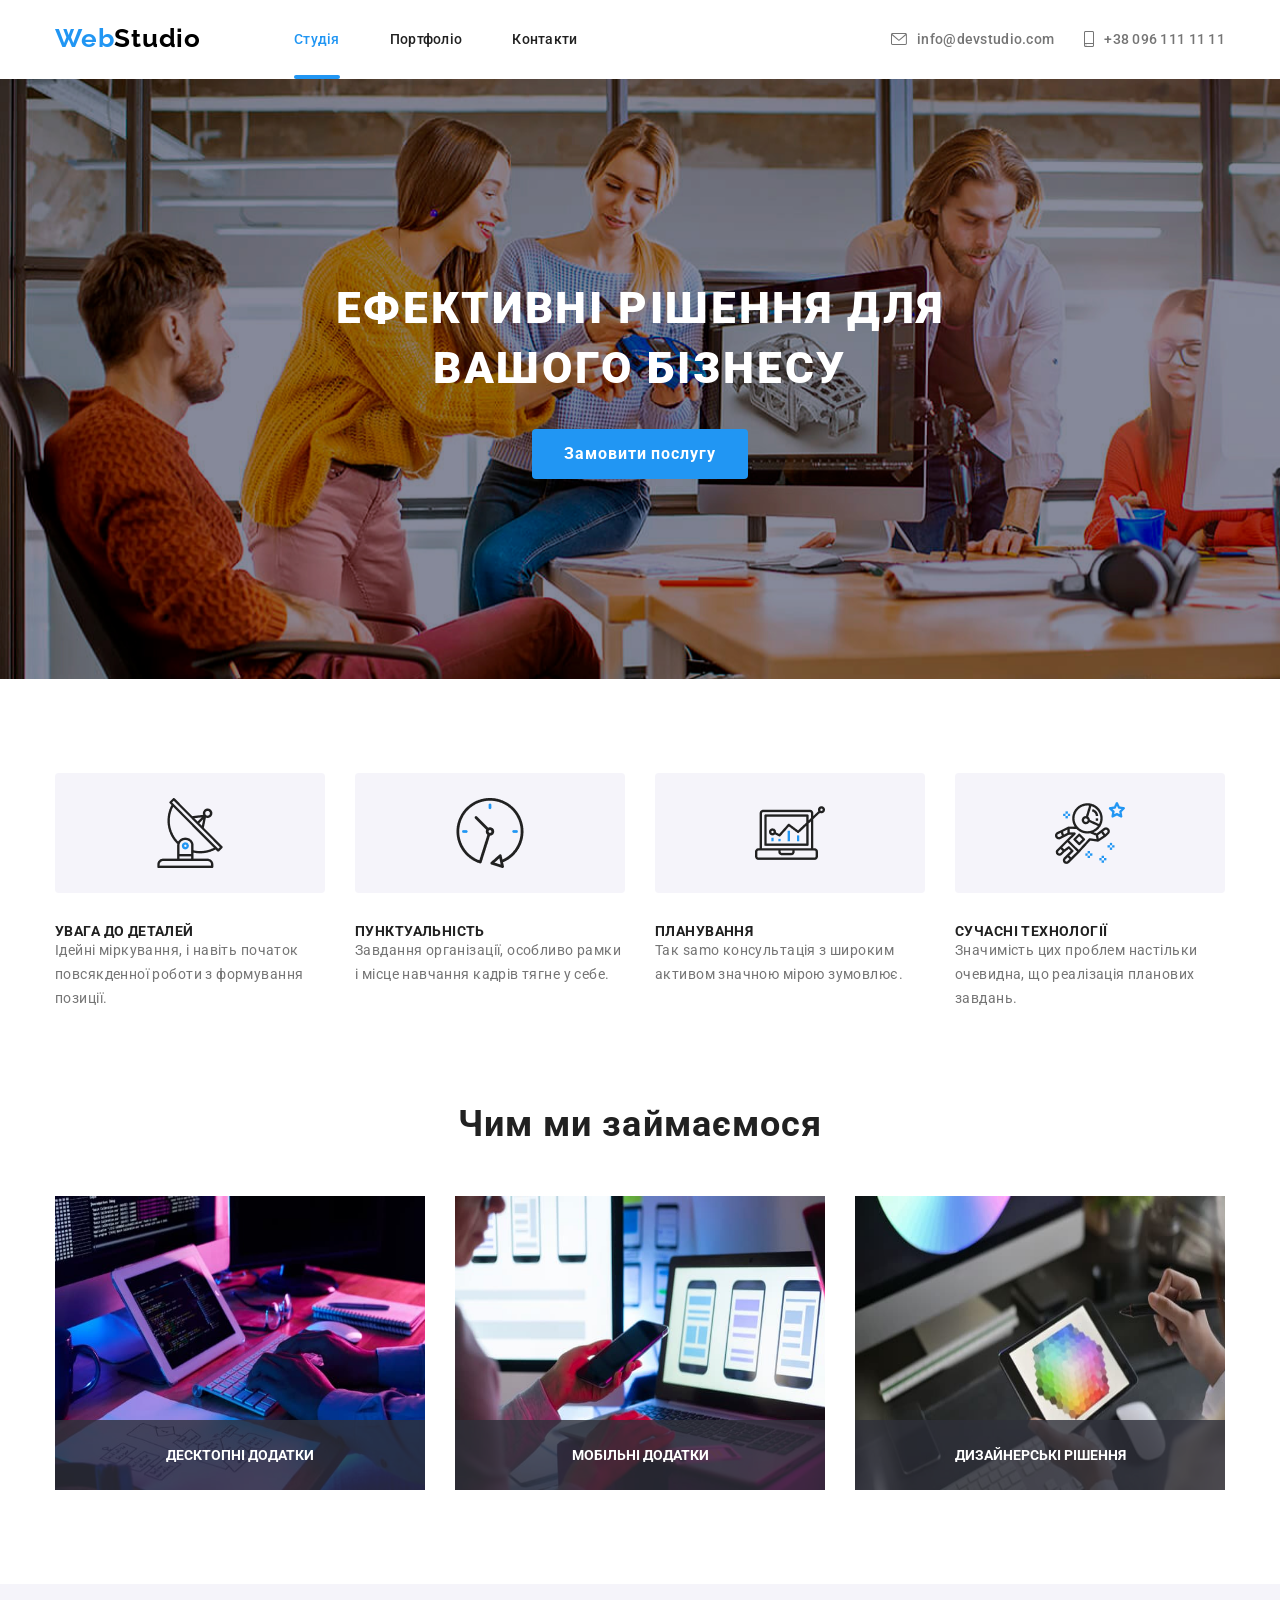
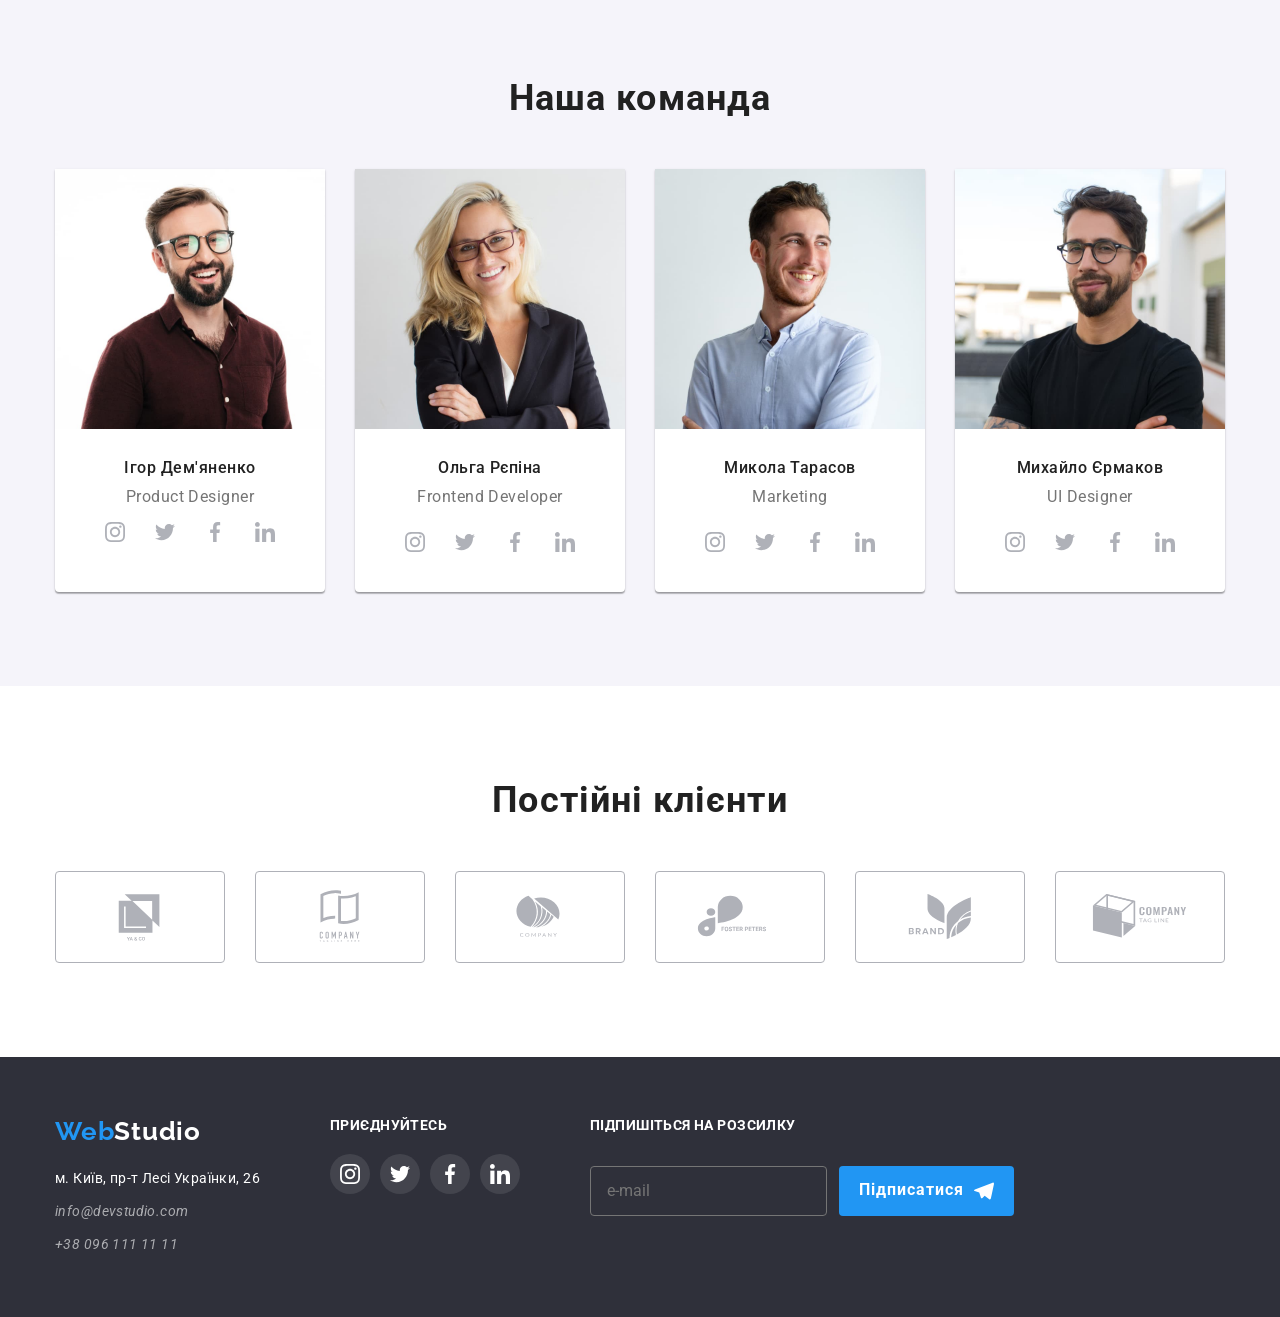
<file: index.html>
<!DOCTYPE html>
<html lang="uk">
  <head>
    <meta charset="UTF-8" />
    <meta name="viewport" content="width=device-width, initial-scale=1.0" />
    <title>WebStudio</title>
    <link
      rel="stylesheet"
      href="https://cdnjs.cloudflare.com/ajax/libs/modern-normalize/3.0.1/modern-normalize.min.css"
      integrity="sha512-q6WgHqiHlKyOqslT/lgBgodhd03Wp4BEqKeW6nNtlOY4quzyG3VoQKFrieaCeSnuVseNKRGpGeDU3qPmabCANg=="
      crossorigin="anonymous"
      referrerpolicy="no-referrer"
    /> 
    <link rel="preconnect" href="https://fonts.googleapis.com" />
    <link rel="preconnect" href="https://fonts.gstatic.com" crossorigin />
    <link
      href="https://fonts.googleapis.com/css2?family=Raleway:ital,wght@0,100..900;1,100..900&family=Roboto:ital,wght@0,100..900;1,100..900&display=swap"
      rel="stylesheet"
    />
  <link
rel="stylesheet"
href="https://cdnjs.cloudflare.com/ajax/libs/animate.css/4.1.1/animate.min.css"
/>
        <link rel="stylesheet" href="./style/main.css" />
  </head>
  <body>
    <!-- header -->
    <header class="header">
      <div class="container">
        <a class="header__webStudio" href="./index.html">
          <span class="header__web">Web</span><span class="header__studio">Studio</span>
        </a>
        <nav class="header__nav">
          <ul class="header__list">
            <li class="header__item">
              <a class="header__page current" href="./index.html"> Студія </a>
            </li>
            <li class="header__item">
              <a class="header__page" href="./portfolio.html"> Портфоліо </a>
            </li>
            <li class="header__item">
              <a class="header__page" href="#"> Контакти </a>
            </li>
          </ul>
        </nav>
        <address class="header__adress">
          <a class="header__contacts" href="mailto:info@devstudio.com">
            <svg class="header__icon icon-email">
              <use href="../image/symbol-defs.svg#icon-email"></use>
            </svg>
            info@devstudio.com
          </a>
          <a class="header__contacts" href="tel:+380961111111">
            <svg class="header__icon icon-phone">
              <use href="../image/symbol-defs.svg#icon-phone"></use>
            </svg>
           +38 096 111 11 11
          </a>
        </address>
      </div>
    </header>
    <main>
      <!-- about -->
      <section class="about">
        <div class="container">
          <h1 class="about__title">
            Ефективні рішення для вашого бізнесу
          </h1>
          <button class="about__more" type="button" data-modal-open>
              Замовити послугу
          </button>
      </div>
          
        </div>
      </section>
      <!-- rules -->
      <section class="rules">
        <div class="container">
          <ul class="rules__list">
            <li class="rules__item">
              <h2 class="rules__title">УВАГА ДО ДЕТАЛЕЙ</h2>
              <p class="rules__text">
                Ідейні міркування, і навіть початок повсякденної роботи з
                формування позиції.
              </p>
            </li>
            <li class="rules__item">
              <h2 class="rules__title">ПУНКТУАЛЬНІСТЬ</h2>
              <p class="rules__text">
                Завдання організації, особливо рамки і місце навчання кадрів
                тягне у себе.
              </p>
            </li>
            <li class="rules__item">
              <h2 class="rules__title">ПЛАНУВАННЯ</h2>
              <p class="rules__text">
                Так samo консультація з широким активом значною мірою зумовлює.
              </p>
            </li>
            <li class="rules__item">
              <h2 class="rules__title">СУЧАСНІ ТЕХНОЛОГІЇ</h2>
              <p class="rules__text">
                Значимість цих проблем настільки очевидна, що реалізація
                планових завдань.
              </p>
            </li>
          </ul>
        </div>
      </section>

      <!-- work -->
      <section class="work">
        <div class="container">
          <h2 class="work__title">Чим ми займаємося</h2>
          <ul class="work__list">
            <li class="work__item">
              <img
                class="work__photo"
                src="../image/code.jpg"
                alt="Робочий процес за комп'ютером 1"
                width="370px"
                height="294px"
              />
            </li>
            <li class="work__item">
              <img
                class="work__photo"
                src="../image/kamera.jpg"
                alt="Робочий процес за комп'ютером 2"
                width="370px"
                height="294px"
              />
            </li>
            <li class="work__item">
              <img
                class="work__photo"
                src="../image/disign.jpg"
                alt="Робочий процес за комп'ютером 3"
                width="370px"
                height="294px"
              />
            </li>
          </ul>
        </div>
      </section>
      <!-- team -->
<section class="team">
  <div class="container">
    <h1 class="team__title">Наша команда</h1>
    <ul class="team__list">
      <li class="team__item">
        <img
          class="team__photo"
          src="../image/igor.jpg"
          width="270"
          height="260"
          alt="Ігор Дем'яненко — Product Designer"
        />
        <h3 class="team__subtitle">Ігор Дем'яненко</h3>
        <p class="team__text">Product Designer</p>

        <ul class="team__iconlist">
          <li class="team__iconitem" >
            <a href="#" class="team-link">
              <svg class="team__icon">
                <use href="../image/symbol-defs.svg#icon-instagram"></use>
              </svg>
            </a>
          </li>
          <li class="team__iconitem" >
            <a href="#" class="team-link">
              <svg class="team__icon">
                <use href="../image/symbol-defs.svg#icon-twitter"></use>
              </svg>
            </a>
          </li>
          <li class="team__iconitem" >
            <a href="#" class="team-link">
              <svg class="team__icon">
                <use href="../image/symbol-defs.svg#icon-facebook"></use>
              </svg>
            </a>
          </li>
          <li class="team__iconitem" >
            <a href="#" class="team-link">
              <svg class="team__icon">
                <use href="../image/symbol-defs.svg#icon-linkedin"></use>
              </svg>
            </a>
          </li>
        </ul>
      </li>
      <li class="team__item">
        <img
          class="team__photo"
          src="../image/oliga.jpg"
          width="270"
          height="260"
          alt="Ольга Рєпіна — Frontend Developer"
        />
        <h3 class="team__subtitle">Ольга Рєпіна</h3>
        <p class="team__text">Frontend Developer</p>

        <ul class="team__iconlist">
          <li class="team__iconitem" >
            <a href="#" class="team__link">
              <svg class="team__icon">
                <use href="../image/symbol-defs.svg#icon-instagram"></use>
              </svg>
            </a>
          </li>
          <li class="team__iconitem" >
            <a href="#" class="team__link">
              <svg class="team__icon">
                <use href="../image/symbol-defs.svg#icon-twitter"></use>
              </svg>
            </a>
          </li>
          <li class="team__iconitem" >
            <a href="#" class="team__link">
              <svg class="team__icon">
                <use href="../image/symbol-defs.svg#icon-facebook"></use>
              </svg>
            </a>
          </li>
          <li class="team__iconitem" >
            <a href="#" class="team__link">
              <svg class="team__icon">
                <use href="../image/symbol-defs.svg#icon-linkedin"></use>
              </svg>
            </a>
          </li>
        </ul>
      </li>
      <li class="team__item">
        <img
          class="team__photo"
          src="../image/mikola.jpg"
          width="270"
          height="260"
          alt="Микола Тарасов — Marketing"
        />
        <h3 class="team__subtitle">Микола Тарасов</h3>
        <p class="team__text">Marketing</p>

        <ul class="team__iconlist">
          <li class="team__iconitem" >
            <a href="#" class="team__link">
              <svg class="team__icon">
                <use href="../image/symbol-defs.svg#icon-instagram"></use>
              </svg>
            </a>
          </li>
          <li class="team__iconitem" >
            <a href="#" class="team__link">
              <svg class="team__icon">
                <use href="../image/symbol-defs.svg#icon-twitter"></use>
              </svg>
            </a>
          </li>
          <li class="team__iconitem" >
            <a href="#" class="team__link">
              <svg class="team__icon">
                <use href="../image/symbol-defs.svg#icon-facebook"></use>
              </svg>
            </a>
          </li>
          <li class="team__iconitem" >
            <a href="#" class="team__link">
              <svg class="team__icon">
                <use href="../image/symbol-defs.svg#icon-linkedin"></use>
              </svg>
            </a>
          </li>
        </ul>
      </li>
      <li class="team__item">
        <img
          class="team__photo"
          src="../image/mihailo.jpg"
          width="270"
          height="260"
          alt="Михайло Єрмаков — UI Designer"
        />
        <h3 class="team__subtitle">Михайло Єрмаков</h3>
        <p class="team__text">UI Designer</p>

        <ul class="team__iconlist">
          <li class="team__iconitem" >
            <a href="#" class="team__link">
              <svg class="team__icon">
                <use href="../image/symbol-defs.svg#icon-instagram"></use>
              </svg>
            </a>
          </li>
          <li class="team__iconitem" >
            <a href="#" class="team__link">
              <svg class="team__icon">
                <use href="../image/symbol-defs.svg#icon-twitter"></use>
              </svg>
            </a>
          </li>
          <li class="team__iconitem" >
            <a href="#" class="team__link">
              <svg class="team__icon">
                <use href="../image/symbol-defs.svg#icon-facebook"></use>
              </svg>
            </a>
          </li>
          <li class="team__iconitem" >
            <a href="#" class="team__link">
              <svg class="team__icon">
                <use href="../image/symbol-defs.svg#icon-linkedin"></use>
              </svg>
            </a>
          </li>
        </ul>
      </li>
  </div>
</section>
    </main>
    <section class="customers">
  <div class="container">
    <h1 class="customers__title">Постійні клієнти</h1>
    <ul class="customers__list">

      <li class="customers__item">
        <a href="#" class="customers__link">
           <svg class="customers__icon">
            <use href="../image/symbol-defs.svg#icon-yaco"></use>
          </svg>
        </a>
      </li>

      <li class="customers__item">
        <a href="#" class="customers__link">
          <svg class="customers__icon">
            <use href="../image/symbol-defs.svg#icon-tagline"></use>
          </svg>
        </a>
      </li>

      <li class="customers__item">
        <a href="#" class="customers__link">
          <svg class="customers__icon">
            <use href="../image/symbol-defs.svg#icon-company"></use>
          </svg>
        </a>
      </li>

      <li class="customers__item">
        <a href="#" class="customers__link">
          <svg class="customers__icon">
            <use href="../image/symbol-defs.svg#icon-foster"></use>
          </svg>
        </a>
      </li>

      <li class="customers__item">
        <a href="#" class="customers__link">
          <svg class="customers__icon">
            <use href="../image/symbol-defs.svg#icon-brand"></use>
          </svg>
        </a>
      </li>

         <li class="customers__item">
        <a href="#" class="customers__link">
          <svg class="customers__icon">
            <use href="../image/symbol-defs.svg#icon-tagcompany"></use>
          </svg>
        </a>
      </li>
    </ul>
  </div>
</section>
<!--footer -->
<footer class="footer">
  <div class="container">
    <div class="footer__left">
      <a class="footer__title" href="./index.html">
        <span class="web">Web</span><span class="studio">Studio</span>
      </a>
      <p class="footer__text">м. Київ, пр-т Лесі Українки, 26</p>
      <address class="footer__address">
        <a class="footer__page" href="mailto:info@devstudio.com">info@devstudio.com</a>
        <a class="footer__page" href="tel:+380961111111">+38 096 111 11 11</a>
      </address>
    </div>
    <div class="footer__social">
  <p class="footer__join">ПРИЄДНУЙТЕСЬ</p>
  <ul class="footer__iconlist">
    <li class="footer__iconitem">
      <a href="#" class="footer__link">
        <svg class="footer__icon">
        <use href="../image/symbol-defs.svg#icon-instagram"></use>
        </svg>
        </a>
      </li>

      <li class="footer__iconitem">
      <a href="#" class="footer__link">
        <svg class="footer__icon">
        <use href="../image/symbol-defs.svg#icon-twitter"></use>
        </svg>
        </a>
      </li>

      <li class="footer__iconitem">
      <a href="#" class="footer__link">
        <svg class="footer__icon">
        <use href="../image/symbol-defs.svg#icon-facebook"></use>
        </svg>
        </a>
      </li>
      <li class="footer__iconitem">
      <a href="#" class="footer__link">
        <svg class="footer__icon">
        <use href="../image/symbol-defs.svg#icon-linkedin"></use>
        </svg>
        </a>
      </li>
    </ul> 
    </div>

     <div class="footer__subscribe">
  <p class="footer__join">Підпишіться на розсилку</p>
  <form class="footer__form">
    <input
      type="email"
      class="footer__input"
      placeholder="e-mail"
      required
    />
    <button type="submit" class="footer__button">
      Підписатися
      <svg class="footer__telegram">
        <use href="../image/symbol-defs.svg#icon-telegram"></use>
      </svg>
    </button>
  </form>
</div>
</div>
</footer>

  <div class="backdrop is-hidden" data-modal>
  <div class="modal">
    <button class="modal__close" data-modal-close type="button">
      <svg class="modal__cross">
        <use href="./image/symbol-defs.svg#icon-letter"></use>
      </svg>
    </button>

    <h2 class="modal__title">
      Залиште свої дані, ми вам передзвонимо
    </h2>

    <form class="modal__form">
      <label class="modal__field">
        Ім'я
        <input
          class="modal__input"
          type="text"
          required
          minlength="2"
          maxlength="15"
        />
        <svg class="modal__icon">
          <use href="./image/symbol-defs.svg#icon-person"></use>
        </svg>
      </label>

      <label class="modal__field">
        Телефон
        <input class="modal__input" type="tel" />
        <svg class="modal__icon">
          <use href="./image/symbol-defs.svg#icon-call"></use>
        </svg>
      </label>

      <label class="modal__field">
        Пошта
        <input class="modal__input" type="email" required />
        <svg class="modal__icon">
          <use href="./image/symbol-defs.svg#icon-vector"></use>
        </svg>
      </label>

      <label class="modal__field">
        Коментар
        <textarea
          class="modal__textarea"
          placeholder="Введіть текст"
        ></textarea>
      </label>

      <div class="modal__agree">
        <input class="modal__checkbox" type="checkbox" required />
        <p class="modal__text">
          Погоджуюся з розсилкою та приймаю
          <a class="modal__link" href="">Умови договору</a>
        </p>
      </div>

      <button class="modal__submit" type="submit">
        Відправити
      </button>
    </form>
  </div>
</div>
    <script src="./js/modal.js"></script>
  </body>
</html>
</file>
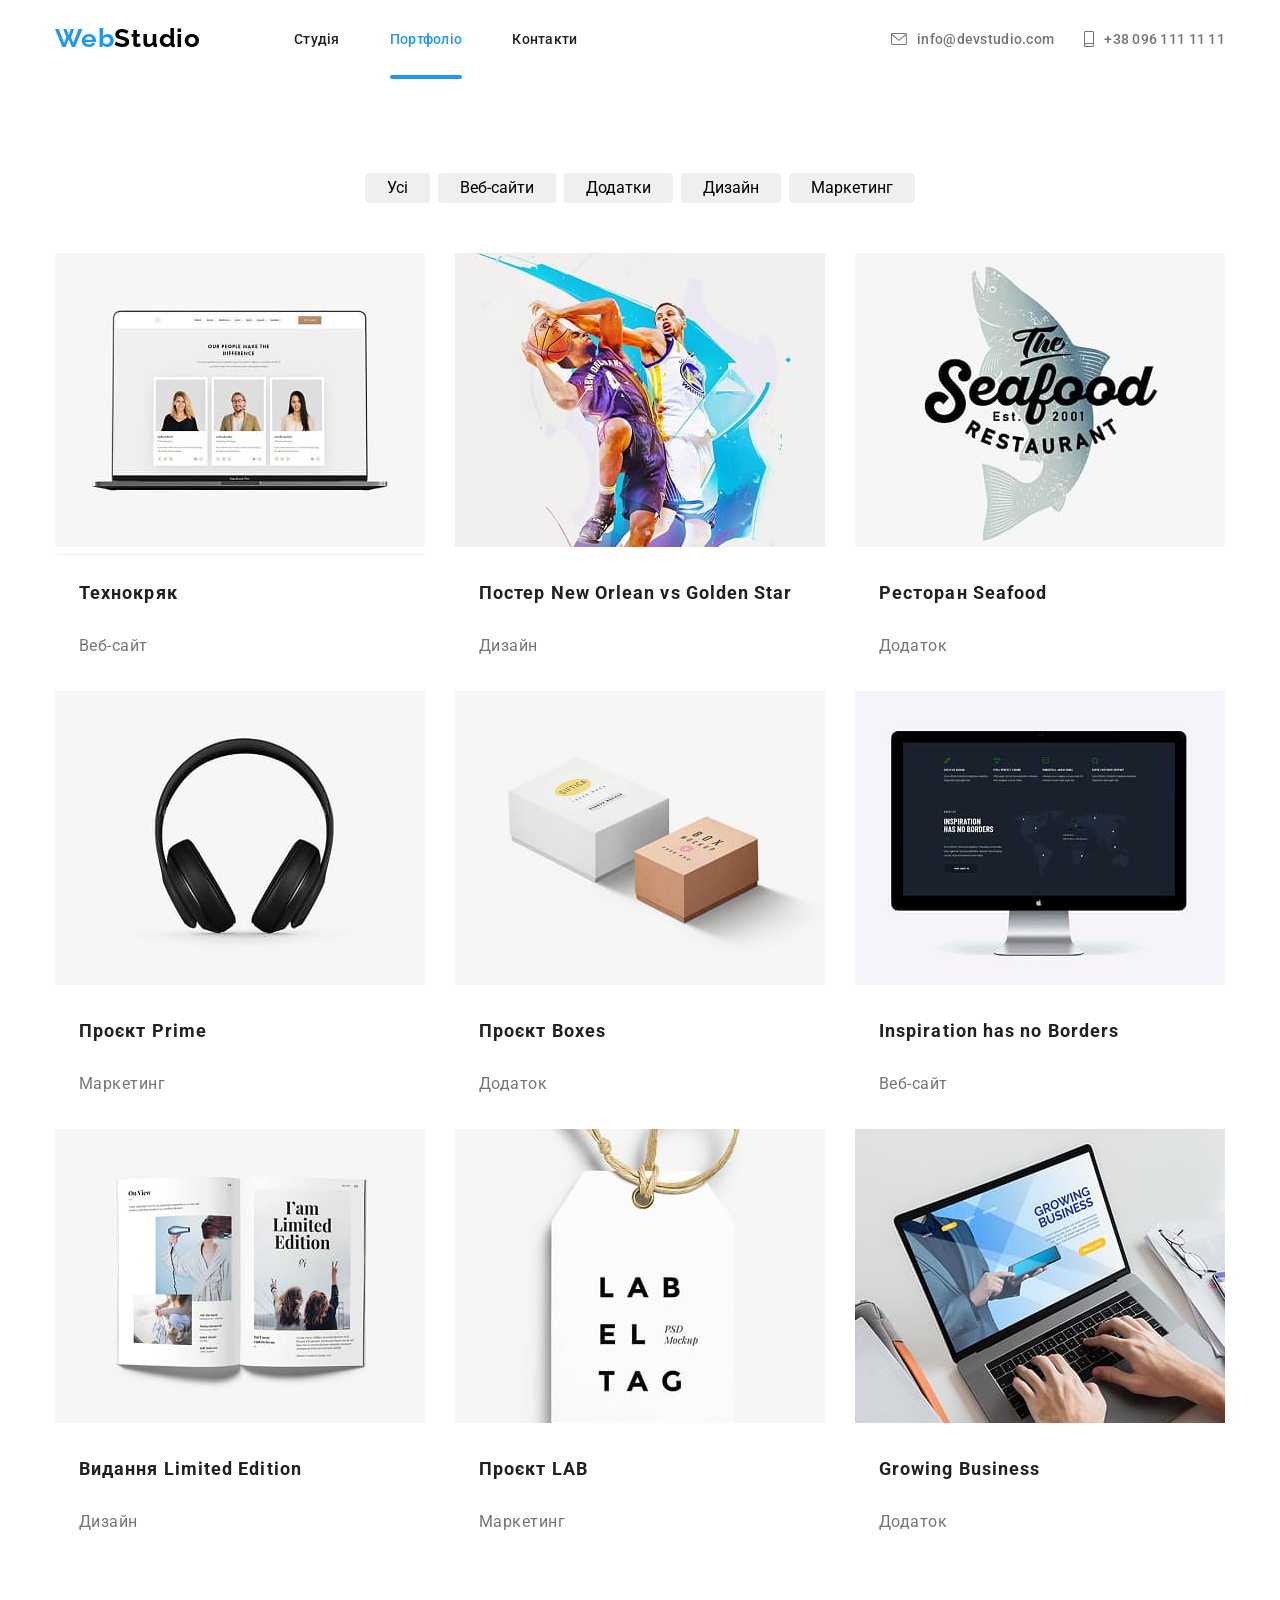
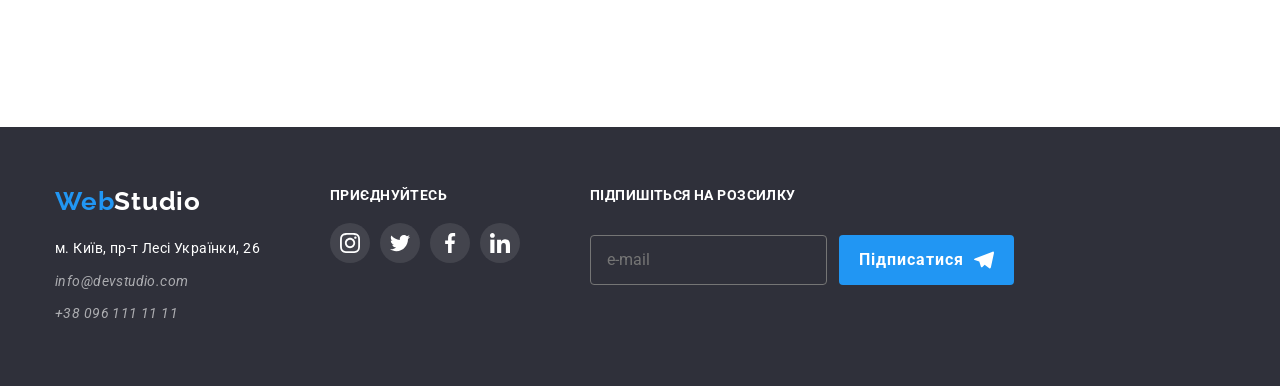
<file: portfolio.html>
<!DOCTYPE html>
<html lang="uk">
  <head>
    <meta charset="UTF-8" />
    <meta name="viewport" content="width=device-width, initial-scale=1.0" />
    <title>WebStudio</title>
    <link
      rel="stylesheet"
      href="https://cdnjs.cloudflare.com/ajax/libs/modern-normalize/3.0.1/modern-normalize.min.css"
      integrity="sha512-q6WgHqiHlKyOqslT/lgBgodhd03Wp4BEqKeW6nNtlOY4quzyG3VoQKFrieaCeSnuVseNKRGpGeDU3qPmabCANg=="
      crossorigin="anonymous"
      referrerpolicy="no-referrer"
    />
    <link rel="preconnect" href="https://fonts.googleapis.com" />
    <link rel="preconnect" href="https://fonts.gstatic.com" crossorigin />
      <link
    rel="stylesheet"
    href="https://cdnjs.cloudflare.com/ajax/libs/animate.css/4.1.1/animate.min.css"
  />
    <link
      href="https://fonts.googleapis.com/css2?family=Raleway:ital,wght@0,100..900;1,100..900&family=Roboto:ital,wght@0,100..900;1,100..900&display=swap"
      rel="stylesheet"
    />
          <link rel="stylesheet" href="./style/main.css" />

  </head>
  <body>
    <header class="header">
      <div class="container">
          <a class="header__webStudio" href="./index.html">
             <span class="header__web">Web</span><span class="header__studio">Studio</span>
        </a>
        <nav class="header__nav">
          <ul class="header__list">
            <li class="header__item">
              <a class="header__page" href="./index.html"> Студія </a>
            </li>
            <li class="header__item">
              <a class="header__page current" href="./portfolio.html"> Портфоліо </a>
            </li>
            <li class="header__item">
              <a class="header__page" href="#"> Контакти </a>
            </li>
          </ul>
        </nav>
        <address class="header__adress">
          <a class="header__contacts" href="mailto:info@devstudio.com">
            <svg class="header__icon icon-email">
              <use href="../image/symbol-defs.svg#icon-email"></use>
            </svg>
            info@devstudio.com
          </a>
          <a class="header__contacts" href="tel:+380961111111">
             <svg class="header__icon icon-phone">
                <use href="../image/symbol-defs.svg#icon-phone"></use>
            </svg>
           +38 096 111 11 11
          </a>
        </address>
      </div>
    </header>
    <main>
      <!--hero-->
      <section class="hero">
        <div class="container">
          <ul class="buttons">
            <li class="hero__item">
              <button class="hero__more animate__animated" type="button">Усі</button>
            </li>
            <li class="hero__item">
              <button class="hero__more animate__animated" type="button">Веб-сайти</button>
            </li>
            <li class="hero__item">
              <button class="hero__more animate__animated" type="button">Додатки</button>
            </li>
            <li class="hero__item">
              <button class="hero__more animate__animated" type="button">Дизайн</button>
            </li>
            <li class="hero__item">
              <button class="hero__more animate__animated" type="button">Маркетинг</button>
            </li>
          </ul>
        </div>
        <div class="container">
          <ul class="hero__list">
            <li class="hero__item">
              <div class="hero__overlay">
              <img
                class="hero__photo"
                src="../image/laptop.jpg"
                alt="Головна сторінка веб-сайту Технокряк"
              />
              <p class="hero__textplay">
                Ресурс пропонує комплексні пропозиції 
                з різним рівнем функціоналу та сервісів. 
                Все це дозволить відвідувачу отримати 
                вичерпні відомості про компанію чи приватну 
                особу.</p>
              </div>

              <h3 class="hero__subtitle">Технокряк</h3>
              <p class="hero__text">Веб-сайт</p>
            </li>
            <li class="hero__item">
              <img
                class="hero__photo"
                src="../image/backetball.jpg"
                alt="Постер New Orlean vs Golden Star"
              />
              <h3 class="hero__subtitle">Постер New Orlean vs Golden Star</h3>
              <p class="hero__text">Дизайн</p>
            </li>
            <li class="hero__item">
              <img
                class="hero__photo"
                src="../image/print.jpg"
                alt="Мобільний застосунок Рестора Seafood"
              />
              <h3 class="hero__subtitle">Ресторан Seafood</h3>
              <p class="hero__text">Додаток</p>
            </li>
            <li class="hero__item">
              <img
                class="hero__photo"
                src="../image/headphones.jpg"
                alt="Маркетинговий проєкт Prime"
              />
              <h3 class="hero__subtitle">Проєкт Prime</h3>
              <p class="hero__text">Маркетинг</p>
            </li>

            <li class="hero__item">
              <img
                class="hero__photo"
                src="../image/box.jpg"
                alt="Інтерфейс застосунку Boxes"
              />
              <h3 class="hero__subtitle">Проєкт Boxes</h3>
              <p class="hero__text">Додаток</p>
            </li>
            <li class="hero__item">
              <img
                class="hero__photo"
                src="../image/computer.jpg"
                alt="Головна сторінка Inspiration has no Borders"
              />
              <h3 class="hero__subtitle">Inspiration has no Borders</h3>
              <p class="hero__text">Веб-сайт</p>
            </li>
            <li class="hero__item">
              <img
                class="hero__photo"
                src="../image/book.jpg"
                alt="Обкладинка журналу Limited Edition"
              />
              <h3 class="hero__subtitle">Видання Limited Edition</h3>
              <p class="hero__text">Дизайн</p>
            </li>
            <li class="hero__item">
              <img
                class="hero__photo"
                src="../image/tag.jpg"
                alt="Проєкт лабораторії LAB"
              />
              <h3 class="hero__subtitle">Проєкт LAB</h3>
              <p class="hero__text">Маркетинг</p>
            </li>
            <li class="hero__item">
              <img
                class="hero__photo"
                src="../image/writing.jpg"
                alt="Бізнес-застосунок Growing Business"
              />
              <h3 class="hero__subtitle">Growing Business</h3>
              <p class="hero__text">Додаток</p>
            </li>
          </ul>
        </div>
      </section>
    </main>
    <!--footer -->
    <footer class="footer">
  <div class="container">
    <div class="footer__left">
      <a class="footer__title" href="./index.html">
        <span class="web">Web</span><span class="studio">Studio</span>
      </a>
      <p class="footer__text">м. Київ, пр-т Лесі Українки, 26</p>
      <address class="footer__address">
        <a class="footer__page" href="mailto:info@devstudio.com">info@devstudio.com</a>
        <a class="footer__page" href="tel:+380961111111">+38 096 111 11 11</a>
      </address>
    </div>
 <div class="footer__social">
  <p class="footer__join">ПРИЄДНУЙТЕСЬ</p>
  <ul class="footer__iconlist">
    <li class="footer__iconitem">
      <a href="#" class="footer__link">
        <svg class="footer__icon">
        <use href="../image/symbol-defs.svg#icon-instagram"></use>
        </svg>
        </a>
      </li>

      <li class="footer__iconitem">
      <a href="#" class="footer__link">
        <svg class="footer__icon">
        <use href="../image/symbol-defs.svg#icon-twitter"></use>
        </svg>
        </a>
      </li>

      <li class="footer__iconitem">
      <a href="#" class="footer__link">
        <svg class="footer__icon">
        <use href="../image/symbol-defs.svg#icon-facebook"></use>
        </svg>
        </a>
      </li>

      <li class="footer__iconitem">
      <a href="#" class="footer__link">
        <svg class="footer__icon">
        <use href="../image/symbol-defs.svg#icon-linkedin"></use>
        </svg>
        </a>
      </li>
    </ul>
  </div>
    
     <div class="footer__subscribe">
  <p class="footer__join">Підпишіться на розсилку</p>
  <form class="footer__form">
    <input
      type="email"
      class="footer__input"
      placeholder="e-mail"
      required
    />
    <button type="submit" class="footer__button">
      Підписатися
      <svg class="footer__telegram">
        <use href="../image/symbol-defs.svg#icon-telegram"></use>
      </svg>
    </button>
  </form>
</div>
</footer>
  </body>
</html>
</file>
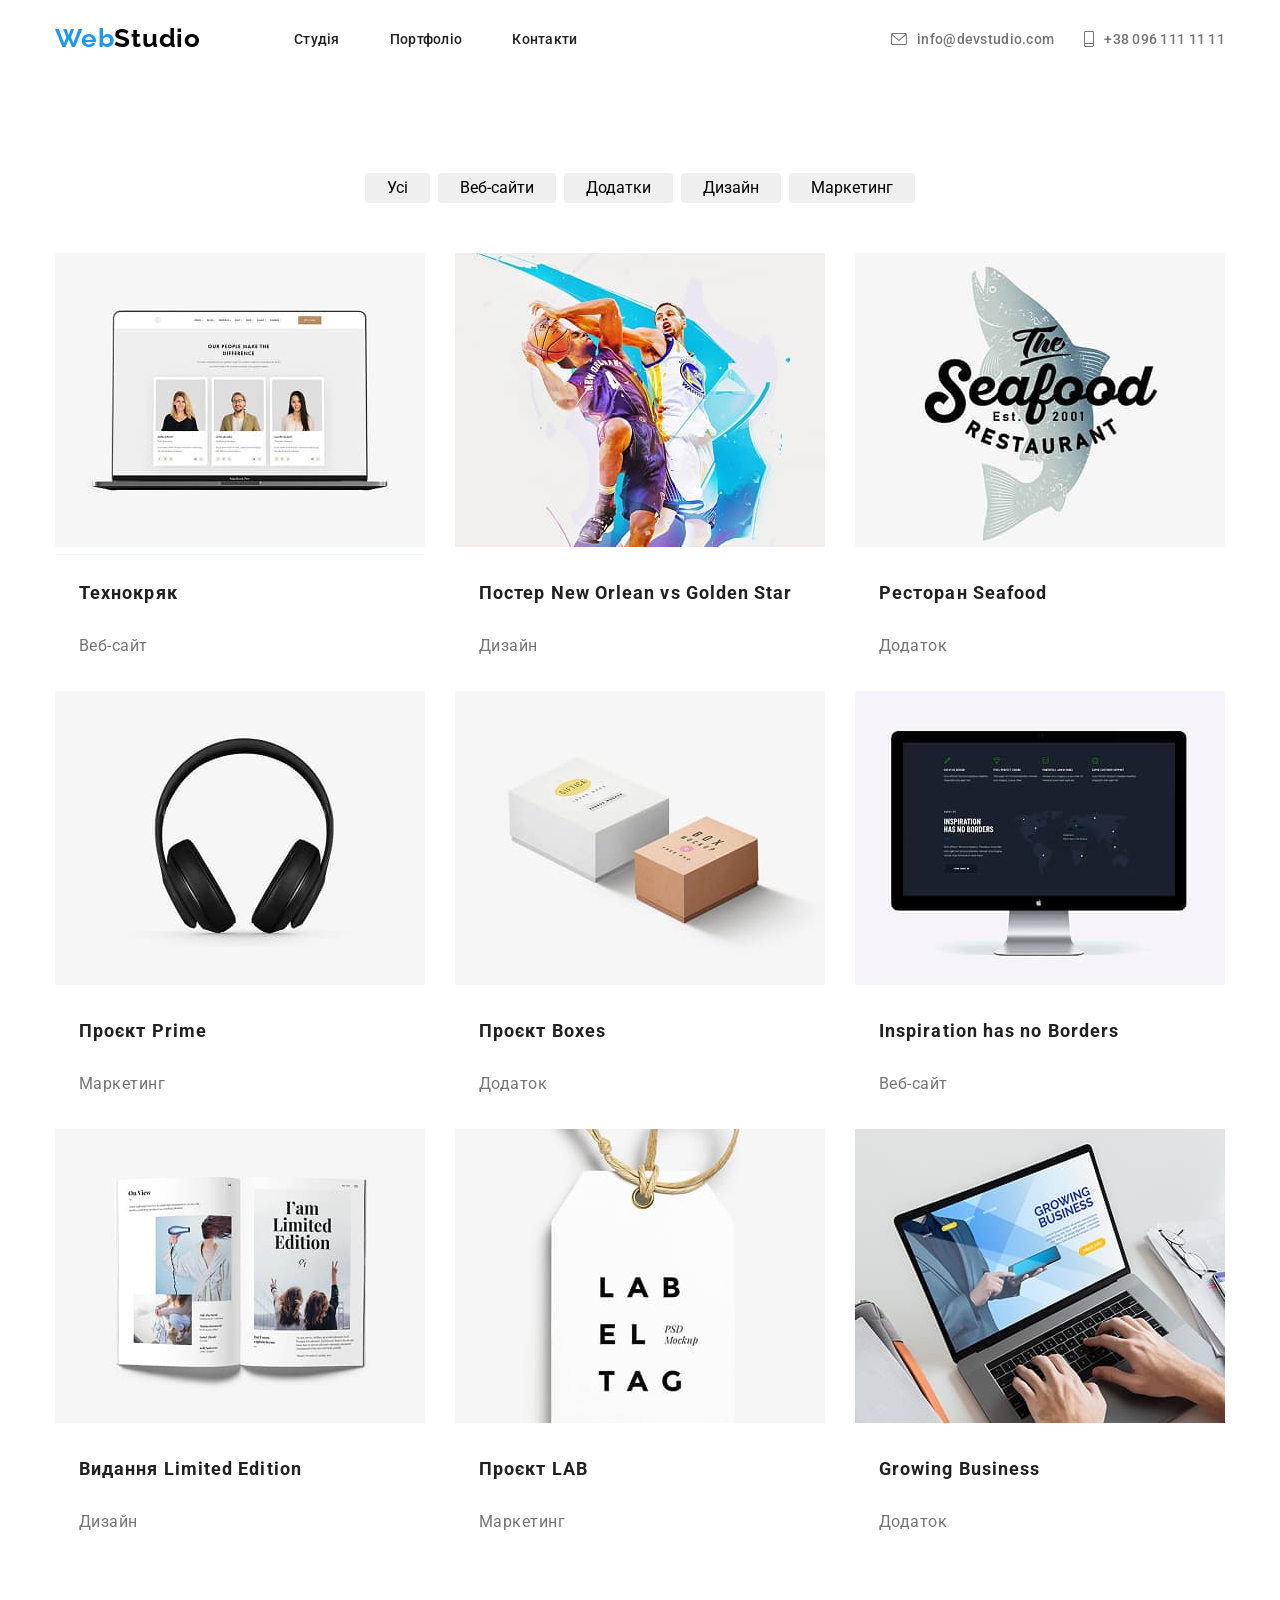
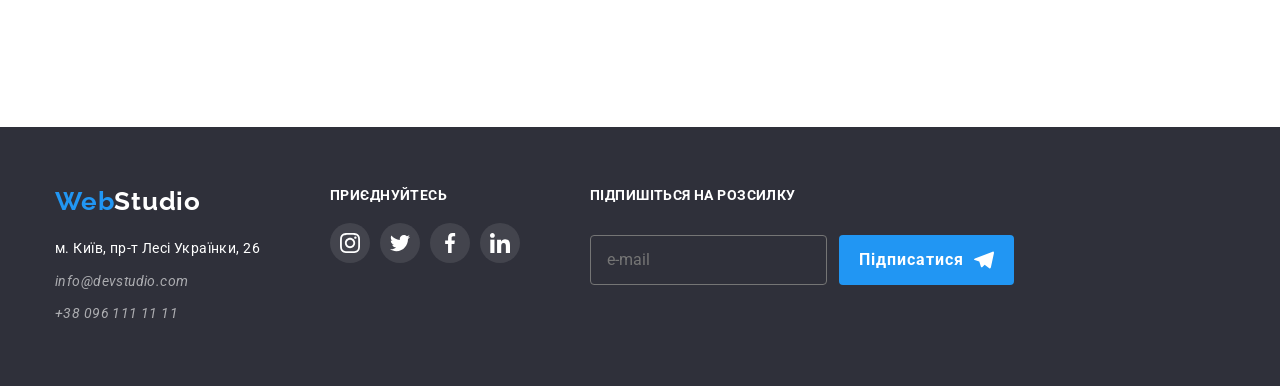
<file: html/portfolio.html>
<!DOCTYPE html>
<html lang="uk">
  <head>
    <meta charset="UTF-8" />
    <meta name="viewport" content="width=device-width, initial-scale=1.0" />
    <title>WebStudio</title>
    <link
      rel="stylesheet"
      href="https://cdnjs.cloudflare.com/ajax/libs/modern-normalize/3.0.1/modern-normalize.min.css"
      integrity="sha512-q6WgHqiHlKyOqslT/lgBgodhd03Wp4BEqKeW6nNtlOY4quzyG3VoQKFrieaCeSnuVseNKRGpGeDU3qPmabCANg=="
      crossorigin="anonymous"
      referrerpolicy="no-referrer"
    />
    <link rel="preconnect" href="https://fonts.googleapis.com" />
    <link rel="preconnect" href="https://fonts.gstatic.com" crossorigin />
      <link
    rel="stylesheet"
    href="https://cdnjs.cloudflare.com/ajax/libs/animate.css/4.1.1/animate.min.css"
  />
    <link
      href="https://fonts.googleapis.com/css2?family=Raleway:ital,wght@0,100..900;1,100..900&family=Roboto:ital,wght@0,100..900;1,100..900&display=swap"
      rel="stylesheet"
    />
          <link rel="stylesheet" href="../style/portfolio.css">
          <link rel="stylesheet" href="../style/reset.css">

  </head>
  <body>
    <header class="header">
      <div class="container">
          <a class="header-webStudio" href="./index.html">
             <span class="header-web">Web</span><span class="header-studio">Studio</span>
        </a>
        <nav class="header-nav">
          <ul class="header-list">
            <li class="header-item">
              <a class="header-page" href="./index.html"> Студія </a>
            </li>
            <li class="header-item">
              <a class="header-page current" href="./portfolio.html"> Портфоліо </a>
            </li>
            <li class="header-item">
              <a class="header-page" href="#"> Контакти </a>
            </li>
          </ul>
        </nav>
        <address class="header-adress">
          <a class="header-contacts" href="mailto:info@devstudio.com">
            <svg class="header-icon icon-email">
              <use href="../image/symbol-defs.svg#icon-email"></use>
            </svg>
            info@devstudio.com
          </a>
          <a class="header-contacts" href="tel:+380961111111">
             <svg class="header-icon icon-phone">
                <use href="../image/symbol-defs.svg#icon-phone"></use>
            </svg>
           +38 096 111 11 11
          </a>
        </address>
      </div>
    </header>
    <main>
      <!--hero-->
      <section class="hero">
        <div class="container">
          <ul class="buttons">
            <li class="hero-item">
              <button class="hero-more animate__animated" type="button">Усі</button>
            </li>
            <li class="hero-item">
              <button class="hero-more animate__animated" type="button">Веб-сайти</button>
            </li>
            <li class="hero-item">
              <button class="hero-more animate__animated" type="button">Додатки</button>
            </li>
            <li class="hero-item">
              <button class="hero-more animate__animated" type="button">Дизайн</button>
            </li>
            <li class="hero-item">
              <button class="hero-more animate__animated" type="button">Маркетинг</button>
            </li>
          </ul>
        </div>
        <div class="container">
          <ul class="hero-list">
            <li class="hero-item">
              <div class="hero-overlay">
              <img
                class="hero-photo"
                src="../image/laptop.jpg"
                alt="Головна сторінка веб-сайту Технокряк"
              />
              <p class="hero-textplay">
                Ресурс пропонує комплексні пропозиції 
                з різним рівнем функціоналу та сервісів. 
                Все це дозволить відвідувачу отримати 
                вичерпні відомості про компанію чи приватну 
                особу.</p>
              </div>

              <h3 class="hero-subtitle">Технокряк</h3>
              <p class="hero-text">Веб-сайт</p>
            </li>
            <li class="hero-item">
              <img
                class="hero-photo"
                src="../image/backetball.jpg"
                alt="Постер New Orlean vs Golden Star"
              />
              <h3 class="hero-subtitle">Постер New Orlean vs Golden Star</h3>
              <p class="hero-text">Дизайн</p>
            </li>
            <li class="hero-item">
              <img
                class="hero-photo"
                src="../image/print.jpg"
                alt="Мобільний застосунок Рестора Seafood"
              />
              <h3 class="hero-subtitle">Ресторан Seafood</h3>
              <p class="hero-text">Додаток</p>
            </li>
            <li class="hero-item">
              <img
                class="hero-photo"
                src="../image/headphones.jpg"
                alt="Маркетинговий проєкт Prime"
              />
              <h3 class="hero-subtitle">Проєкт Prime</h3>
              <p class="hero-text">Маркетинг</p>
            </li>

            <li class="hero-item">
              <img
                class="hero-photo"
                src="../image/box.jpg"
                alt="Інтерфейс застосунку Boxes"
              />
              <h3 class="hero-subtitle">Проєкт Boxes</h3>
              <p class="hero-text">Додаток</p>
            </li>
            <li class="hero-item">
              <img
                class="hero-photo"
                src="../image/computer.jpg"
                alt="Головна сторінка Inspiration has no Borders"
              />
              <h3 class="hero-subtitle">Inspiration has no Borders</h3>
              <p class="hero-text">Веб-сайт</p>
            </li>
            <li class="hero-item">
              <img
                class="hero-photo"
                src="../image/book.jpg"
                alt="Обкладинка журналу Limited Edition"
              />
              <h3 class="hero-subtitle">Видання Limited Edition</h3>
              <p class="hero-text">Дизайн</p>
            </li>
            <li class="hero-item">
              <img
                class="hero-photo"
                src="../image/tag.jpg"
                alt="Проєкт лабораторії LAB"
              />
              <h3 class="hero-subtitle">Проєкт LAB</h3>
              <p class="hero-text">Маркетинг</p>
            </li>
            <li class="hero-item">
              <img
                class="hero-photo"
                src="../image/writing.jpg"
                alt="Бізнес-застосунок Growing Business"
              />
              <h3 class="hero-subtitle">Growing Business</h3>
              <p class="hero-text">Додаток</p>
            </li>
          </ul>
        </div>
      </section>
    </main>
    <!--footer-->
    <footer class="footer">
  <div class="container">
    <div class="footer-left">
      <a class="footer-title" href="./index.html">
        <span class="web">Web</span><span class="studio">Studio</span>
      </a>
      <p class="footer-text">м. Київ, пр-т Лесі Українки, 26</p>
      <address class="footer-address">
        <a class="footer-page" href="mailto:info@devstudio.com">info@devstudio.com</a>
        <a class="footer-page" href="tel:+380961111111">+38 096 111 11 11</a>
      </address>
    </div>
 <div class="footer-social">
  <p class="footer-join">ПРИЄДНУЙТЕСЬ</p>
  <ul class="footer-iconlist">
    <li class="footer-iconitem">
      <a href="#" class="footer-link">
        <svg class="footer-icon">
        <use href="../image/symbol-defs.svg#icon-instagram"></use>
        </svg>
        </a>
      </li>

      <li class="footer-iconitem">
      <a href="#" class="footer-link">
        <svg class="footer-icon">
        <use href="../image/symbol-defs.svg#icon-twitter"></use>
        </svg>
        </a>
      </li>

      <li class="footer-iconitem">
      <a href="#" class="footer-link">
        <svg class="footer-icon">
        <use href="../image/symbol-defs.svg#icon-facebook"></use>
        </svg>
        </a>
      </li>

      <li class="footer-iconitem">
      <a href="#" class="footer-link">
        <svg class="footer-icon">
        <use href="../image/symbol-defs.svg#icon-linkedin"></use>
        </svg>
        </a>
      </li>
    </ul>
  </div>
    
     <div class="footer-subscribe">
  <p class="footer-join">Підпишіться на розсилку</p>
  <form class="footer-form">
    <input
      type="email"
      class="footer-input"
      placeholder="e-mail"
      required
    />
    <button type="submit" class="footer-button">
      Підписатися
      <svg class="footer-telegram">
        <use href="../image/symbol-defs.svg#icon-telegram"></use>
      </svg>
    </button>
  </form>
</div>
</footer>
  </body>
</html>
</file>
<file: style/main.css>
@charset "UTF-8";
ul {
  list-style: none;
  padding: 0;
  margin: 0;
}

a {
  text-decoration: none;
}

h1, h2, h3 {
  margin: 0;
}

p {
  margin: 0;
}

button {
  border: none;
  padding: 0;
}

.container {
  width: 1200px;
  margin-left: auto;
  margin-right: auto;
  padding-left: 15px;
  padding-right: 15px;
}

body {
  font-family: "Roboto", sans-serif;
  font-weight: 400;
}

.header {
  padding-top: 24px;
  padding-bottom: 25px;
}
.header .container {
  display: flex;
  align-items: center;
}
.header__webStudio {
  font-family: "Raleway", sans-serif;
  font-weight: 700;
  font-size: 26px;
  letter-spacing: 0.03em;
}
.header__web {
  color: #2196f3;
}
.header__studio {
  color: #000000;
}
.header__list {
  display: flex;
  gap: 50px;
  margin-left: 93px;
  padding: 0;
  list-style: none;
}
.header__page {
  position: relative;
  font-family: "Roboto", sans-serif;
  font-weight: 500;
  font-size: 14px;
  letter-spacing: 0.02em;
  color: #212121;
  transition: color 250ms cubic-bezier(0.4, 0, 0.2, 1);
}
.header__page:hover {
  color: #2196f3;
}
.header__page::after {
  content: "";
  position: absolute;
  left: 0;
  bottom: -32px;
  width: 0;
  height: 4px;
  border-radius: 2px;
  background-color: #2196f3;
}
.header__page:hover::after {
  animation: line-hover 250ms forwards;
}
@keyframes line-hover {
  0% {
    width: 0;
  }
  100% {
    width: 100%;
  }
}
.header__contacts {
  transition: color 250ms cubic-bezier(0.4, 0, 0.2, 1);
}
.header__contacts:hover, .header__contacts:focus {
  color: #2196f3;
}
.header__contacts:hover .header__icon, .header__contacts:focus .header__icon {
  fill: #2196f3;
}
.header .icon-email {
  width: 16px;
  height: 12px;
  fill: #757575;
}
.header .icon-phone {
  width: 10px;
  height: 16px;
  fill: #757575;
}
.header__adress {
  display: flex;
  gap: 30px;
  align-items: center;
  margin-left: auto;
  font-style: normal;
}
.header__contacts {
  display: flex;
  align-items: center;
  gap: 10px;
  font-family: "Roboto", sans-serif;
  font-weight: 500;
  font-size: 14px;
  letter-spacing: 0.02em;
  color: #757575;
  transition: color 250ms cubic-bezier(0.4, 0, 0.2, 1);
}
.header__contacts:hover {
  color: #2196F3;
}
.header .current {
  color: #2196f3;
}
.header__page {
  position: relative;
}
.header .current::after {
  content: "";
  position: absolute;
  left: 0;
  bottom: -32px;
  width: 100%;
  height: 4px;
  border-radius: 2px;
  background-color: #2196f3;
}

.about {
  text-align: center;
  background-image: url("../image/about.png");
  padding-top: 200px;
  padding-bottom: 200px;
  position: relative;
}
.about .container {
  display: flex;
  align-items: center;
  flex-direction: column;
}
.about__title {
  color: white;
  width: 696px;
  font-family: "Roboto", sans-serif;
  font-weight: 900;
  font-size: 44px;
  line-height: 136%;
  letter-spacing: 0.06em;
  text-transform: uppercase;
}
.about__more {
  font-family: "Roboto", sans-serif;
  font-weight: 700;
  font-size: 16px;
  line-height: 187%;
  letter-spacing: 0.06em;
  text-align: center;
  margin-top: 30px;
  width: 216px;
  height: 50px;
  border: none;
  border-radius: 4px;
  cursor: pointer;
  background-color: #2196F3;
  color: #ffffff;
}

.rules {
  padding-top: 94px;
}
.rules__list {
  display: flex;
  flex-direction: row;
  align-items: flex-start;
  gap: 30px;
}
.rules__item::before {
  content: "";
  display: block;
  width: 270px;
  height: 120px;
  margin-bottom: 30px;
  border-radius: 4px;
  background-color: #f5f4fa;
  background-repeat: no-repeat;
  background-position: center;
  background-size: 70px 70px;
}
.rules__item:nth-child(1)::before {
  background-image: url("../image/antenna.png");
}
.rules__item:nth-child(2)::before {
  background-image: url("../image/clock.png");
}
.rules__item:nth-child(3)::before {
  background-image: url("../image/diagram.png");
}
.rules__item:nth-child(4)::before {
  background-image: url("../image/astronaut.png");
}
.rules__title {
  font-family: "Roboto", sans-serif;
  font-weight: 700;
  font-size: 14px;
  letter-spacing: 0.03em;
  text-transform: uppercase;
  color: #212121;
}
.rules__text {
  font-family: "Roboto", sans-serif;
  font-weight: 400;
  font-size: 14px;
  line-height: 171%;
  letter-spacing: 0.03em;
  color: #757575;
}

.work {
  padding-top: 94px;
  padding-bottom: 94px;
}
.work__title {
  font-family: "Roboto", sans-serif;
  font-weight: 700;
  font-size: 36px;
  letter-spacing: 0.03em;
  text-align: center;
  margin-bottom: 50px;
  color: #212121;
}
.work__list {
  display: flex;
  flex-direction: row;
  align-items: flex-start;
  margin-top: 50px;
  margin-bottom: 0;
  gap: 30px;
}
.work__item {
  position: relative;
}
.work__item::after {
  content: "ДЕСКТОПНІ ДОДАТКИ";
  position: absolute;
  bottom: 0;
  left: 0;
  width: 100%;
  padding: 27px 0;
  background: rgba(47, 48, 58, 0.8);
  color: #ffffff;
  text-align: center;
  font-weight: 700;
  font-size: 14px;
}
.work__item:nth-child(2)::after {
  content: "МОБІЛЬНІ ДОДАТКИ";
}
.work__item:nth-child(3)::after {
  content: "ДИЗАЙНЕРСЬКІ РІШЕННЯ";
}
.work__item:hover {
  animation: heartBeat 1s;
}
.work__photo {
  display: block;
}

.team {
  background-color: #F5F4FA;
  padding-top: 94px;
  padding-bottom: 94px;
}
.team__title {
  font-family: "Roboto", sans-serif;
  font-weight: 700;
  font-size: 36px;
  letter-spacing: 0.03em;
  text-align: center;
  color: #212121;
}
.team__list {
  display: flex;
  flex-direction: row;
  align-items: flex-start;
  gap: 30px;
  margin-top: 50px;
  list-style: none;
}
.team__item {
  width: 270px;
  background: #ffffff;
  text-align: center;
  padding-bottom: 30px;
  border-radius: 0 0 4px 4px;
  box-shadow: 0px 1px 3px rgba(0, 0, 0, 0.12), 0px 1px 1px rgba(0, 0, 0, 0.14), 0px 2px 1px rgba(0, 0, 0, 0.2);
}
.team__photo {
  display: block;
  width: 100%;
  height: auto;
}
.team__subtitle {
  margin-top: 30px;
  margin-bottom: 10px;
  font-family: "Roboto", sans-serif;
  font-weight: 500;
  font-size: 16px;
  letter-spacing: 0.03em;
  text-align: center;
  color: #212121;
}
.team__text {
  margin-bottom: 16px;
  font-family: "Roboto", sans-serif;
  font-weight: 400;
  font-size: 16px;
  letter-spacing: 0.03em;
  text-align: center;
  color: #757575;
}
.team__iconlist {
  display: flex;
  justify-content: center;
  gap: 10px;
}
.team__link {
  width: 100%;
  height: 100%;
  border-radius: 50%;
  display: flex;
  align-items: center;
  justify-content: center;
  transition: color 250ms cubic-bezier(0.4, 0, 0.2, 1);
}
.team__link:hover, .team__link:focus {
  background-color: #2196f3;
}
.team__link:hover .team__icon, .team__link:focus:focus .team__icon {
  fill: #ffffff;
}
.team__iconitem {
  width: 40px;
  height: 40px;
}
.team__icon {
  width: 20px;
  height: 20px;
  fill: #afb1b8;
}

.customers {
  padding-top: 94px;
  padding-bottom: 94px;
}
.customers__title {
  margin-bottom: 50px;
  font-family: "Roboto", sans-serif;
  font-weight: 700;
  font-size: 36px;
  letter-spacing: 0.03em;
  text-align: center;
  color: #212121;
}
.customers__list {
  display: flex;
  justify-content: center;
  gap: 30px;
}
.customers__link {
  width: 170px;
  height: 92px;
  border: 1px solid #afb1b8;
  border-radius: 4px;
  display: flex;
  align-items: center;
  justify-content: center;
  color: #afb1b8;
  transition: color 250ms cubic-bezier(0.4, 0, 0.2, 1);
}
.customers__icon {
  width: 106px;
  height: 60px;
  fill: currentColor;
}
.customers__link:hover, .customers__link:focus {
  color: #2196f3;
  border-color: #2196f3;
}
.customers__item {
  width: 170px;
  height: 92px;
}

.hero {
  padding-top: 94px;
  padding-bottom: 94px;
}
.hero__overlay {
  position: relative;
  overflow: hidden;
}
.hero__textplay {
  font-family: "Roboto", sans-serif;
  font-weight: 400;
  font-size: 18px;
  line-height: 156%;
  letter-spacing: 0.03em;
  position: absolute;
  top: 0;
  left: 0;
  width: 100%;
  height: 100%;
  padding: 40px 32px;
  background-color: #2196F3;
  color: #fff;
  transform: translateY(100%);
  transition: transform 250ms cubic-bezier(0.4, 0, 0.2, 1);
}
.hero__item:hover .hero__textplay {
  transform: translateY(0);
}
.hero__item {
  cursor: pointer;
}
.hero__item {
  font-family: "Roboto", sans-serif;
  font-weight: 500;
  font-size: 16px;
  line-height: 162%;
  letter-spacing: 0.03em;
  text-align: left;
  color: #212121;
  background-color: #ffffff;
  transition: color 250ms cubic-bezier(0.4, 0, 0.2, 1);
}
.hero__item:hover {
  background-color: #ffffff;
  box-shadow: 1px 5px 6px rgba(217, 213, 213, 0.862), 1px 5px 6px rgba(212, 208, 208, 0.862), 1px 5px 6px rgba(178, 177, 177, 0.862);
}
.hero__more {
  display: block;
  padding-top: 6px;
  padding-bottom: 6px;
  padding-left: 22px;
  padding-right: 22px;
  font-weight: 400;
  font-size: 16px;
  border-radius: 4px;
  white-space: nowrap;
  transition: color 250ms cubic-bezier(0.4, 0, 0.2, 1);
}
.hero__more:hover {
  color: #ffffff;
  background-color: #2196f3;
  animation: rubberBand 0.8s;
}
.hero .buttons {
  display: flex;
  justify-content: center;
  gap: 8px;
  margin-bottom: 50px;
}
.hero__list {
  display: flex;
  flex-direction: row;
  align-items: center;
  justify-content: center;
  flex-wrap: wrap;
  text-align: left;
  gap: 30px;
  margin-top: 50px;
  margin-bottom: 96px;
}
.hero__subtitle {
  font-family: "Roboto", sans-serif;
  font-weight: 700;
  font-size: 18px;
  line-height: 200%;
  letter-spacing: 0.06em;
  color: #212121;
  margin-left: 24px;
  margin-top: 20px;
  margin-bottom: 20px;
}
.hero__text {
  margin-left: 24px;
  margin-top: 20px;
  margin-bottom: 20px font-family "Roboto", sans-serif;
  font-weight: 400;
  font-size: 16px;
  line-height: 187%;
  letter-spacing: 0.03em;
  color: #757575;
}
.hero__buttons {
  display: flex;
  flex-direction: row;
  align-items: center;
  justify-content: center;
  gap: 8px;
}
.hero__buttons button {
  background-color: #f5f4fa;
}

.modal {
  width: 500px;
  padding: 40px;
  background: #fff;
  border-radius: 4px;
  position: relative;
}
.modal__cross {
  width: 11px;
  height: 11px;
  fill: #000;
}
.modal__title {
  font-weight: 700;
  font-size: 20px;
  letter-spacing: 0.03em;
  text-align: center;
  color: #212121;
  margin-bottom: 12px;
}
.modal__field {
  font-size: 12px;
  letter-spacing: 0.01em;
  color: #757575;
  position: relative;
  display: block;
}
.modal__input {
  width: 100%;
  height: 40px;
  margin-top: 4px;
  margin-bottom: 10px;
  padding-left: 35px;
  border: none;
  border-radius: 4px;
  outline: 1px solid rgba(33, 33, 33, 0.2);
  transition: outline 250ms cubic-bezier(0.4, 0, 0.2, 1);
}
.modal__input:hover, .modal__input:focus {
  outline: 1px solid #2196f3;
}
.modal__input:hover + .modal__icon, .modal__input:focus + .modal__icon {
  fill: #2196f3;
}
.modal__icon {
  position: absolute;
  left: 12px;
  top: 30px;
  width: 14px;
  height: 14px;
  fill: #212121;
  transition: fill 250ms cubic-bezier(0.4, 0, 0.2, 1);
}
.modal__textarea {
  width: 100%;
  height: 120px;
  margin-top: 4px;
  margin-bottom: 20px;
  padding: 12px 16px;
  border: none;
  border-radius: 4px;
  outline: 1px solid rgba(33, 33, 33, 0.2);
  resize: none;
  font-size: 12px;
}
.modal__textarea::-moz-placeholder {
  color: rgba(117, 117, 117, 0.5);
}
.modal__textarea::placeholder {
  color: rgba(117, 117, 117, 0.5);
}
.modal__agree {
  display: flex;
  justify-content: center;
  align-items: center;
}
.modal__checkbox {
  width: 16px;
  height: 15px;
}
.modal__text {
  font-size: 12px;
  line-height: 1.71;
  color: #757575;
  margin-left: 9px;
}
.modal__link {
  color: #2196f3;
  text-decoration: underline;
  margin-left: 4px;
}
.modal__submit {
  width: 200px;
  height: 50px;
  margin: 30px auto 0;
  display: block;
  border: none;
  border-radius: 4px;
  background-color: #2196f3;
  color: #fff;
  font-weight: 700;
  font-size: 16px;
  box-shadow: 0 4px 4px rgba(0, 0, 0, 0.15);
  cursor: pointer;
}
.modal__close {
  position: absolute;
  top: 8px;
  right: 8px;
  width: 30px;
  height: 30px;
  border: 1px solid rgba(0, 0, 0, 0.1);
  border-radius: 50%;
  background: #fff;
  display: flex;
  align-items: center;
  justify-content: center;
  cursor: pointer;
}

.backdrop {
  position: fixed;
  inset: 0;
  display: flex;
  align-items: center;
  justify-content: center;
  background: rgba(0, 0, 0, 0.5);
  transition: opacity 250ms ease, visibility 250ms ease;
}

.backdrop.is-hidden {
  opacity: 0;
  visibility: hidden;
  pointer-events: none;
}

.footer {
  background-color: #2f303a;
  padding-top: 60px;
  padding-bottom: 60px;
}
.footer .container {
  display: flex;
  align-items: flex-start;
  gap: 70px;
}
.footer__left {
  display: flex;
  flex-direction: column;
}
.footer__title {
  font-family: "Raleway", sans-serif;
  font-weight: 700;
  font-size: 26px;
  letter-spacing: 0.03em;
}
.footer__title .studio {
  color: white;
}
.footer__title .web {
  color: #2196F3;
}
.footer__text {
  margin-top: 20px;
  font-size: 14px;
  line-height: 1.71;
  color: #ffffff;
  font-family: "Roboto", sans-serif;
  font-weight: 400;
  letter-spacing: 0.03em;
}
.footer__address {
  margin-top: 9px;
  display: flex;
  flex-direction: column;
  gap: 9px;
}
.footer__page {
  font-size: 14px;
  line-height: 1.71;
  color: rgba(255, 255, 255, 0.6);
  font-family: "Roboto", sans-serif;
  font-weight: 400;
  letter-spacing: 0.03em;
  transition: color 250ms cubic-bezier(0.4, 0, 0.2, 1);
}
.footer__page:hover {
  color: #2196F3;
}
.footer__join {
  font-family: "Roboto", sans-serif;
  font-weight: 700;
  font-size: 14px;
  letter-spacing: 0.03em;
  text-transform: uppercase;
  color: #fff;
  margin-bottom: 20px;
}
.footer__iconlist {
  display: flex;
  justify-content: center;
  gap: 10px;
}
.footer__link {
  width: 100%;
  height: 100%;
  border-radius: 50%;
  display: flex;
  align-items: center;
  justify-content: center;
  background-color: #43444D;
  transition: background-color 250ms cubic-bezier(0.4, 0, 0.2, 1);
}
.footer__iconitem {
  width: 40px;
  height: 40px;
}
.footer__icon {
  width: 20px;
  height: 20px;
  fill: #ffffff;
}
.footer__link:hover, .footer__link:focus {
  background-color: #2196f3;
}
.footer__container {
  display: flex;
  align-items: flex-start;
  justify-content: space-between;
  gap: 70px;
}
.footer__container > div {
  display: flex;
  flex-direction: column;
}
.footer__subscribe {
  display: flex;
  flex-direction: column;
  gap: 12px;
  max-width: 500px;
}
.footer__join {
  color: #ffffff;
  font-weight: 700;
}
.footer__form {
  display: flex;
  align-items: center;
  gap: 12px;
  width: 100%;
}
.footer__input {
  min-width: 0;
  height: 50px;
  padding: 0 16px;
  border: 1px solid #757575;
  border-radius: 4px;
  background-color: #2F303A;
  color: #fff;
}
.footer__input::-moz-placeholder {
  color: #757575;
}
.footer__input::placeholder {
  color: #757575;
}
.footer__button {
  height: 50px;
  padding: 0 20px;
  background-color: #2196f3;
  border-radius: 4px;
  font-weight: 700;
  font-size: 16px;
  letter-spacing: 0.06em;
  color: #ffffff;
  display: flex;
  align-items: center;
  justify-content: center;
  gap: 10px;
  cursor: pointer;
}
.footer__telegram {
  width: 20px;
  height: 20px;
  fill: #ffffff;
}/*# sourceMappingURL=main.css.map */
</file>
<file: style/portfolio.css>
.container {
      width: 1200px;
  margin-left: auto;
  margin-right: auto;
  padding-left: 15px;
  padding-right: 15px;
  }

body {
  font-family: "Roboto", sans-serif;
  font-weight: 400;
}
 /*headeer*/
    
    
.header .container {
  display: flex;
  align-items: center;
}

  .header {
  padding-top: 24px;
  padding-bottom: 25px;
}

  .header-webStudio {
    font-family: "Raleway", sans-serif;
    font-weight: 700;
    font-size: 26px;
    letter-spacing: 0.03em;
  }

  .header-web {
    color: #2196f3;
  }

  .header-studio {
    color: #000000;
  }

  .header-list {
    display: flex;
    gap: 50px;
    margin-left: 93px;
    padding: 0;
    list-style: none;
  }

  .header-page {
      position: relative;
    font-family: "Roboto", sans-serif;
    font-weight: 500;
    font-size: 14px;
    letter-spacing: 0.02em;
    color: #212121;   
    transition: color 250ms cubic-bezier(0.4, 0, 0.2, 1);
  }

   .header-page:hover {
    color: #2196f3;
  }

  .header-page::after {
  content: "";
  position: absolute;
  left: 0;
  bottom: -32px;
  width: 0;
  height: 4px;
  border-radius: 2px;
  background-color: #2196f3;
}

.header-page:hover::after {
  animation: line-hover 250ms forwards;
}

@keyframes line-hover {
  0% {
    width: 0;
  }
  100% {
    width: 100%;
  }
}

.header-contacts {
  transition: color 250ms cubic-bezier(0.4, 0, 0.2, 1);
}
    .header-contacts:hover,
  .header-contacts:focus {
  color: #2196f3;
}

  .header-contacts:hover .header-icon,
  .header-contacts:focus .header-icon {
  fill: #2196f3;
}
   .icon-email {
    width: 16px;
    height: 12px;
    fill: #757575;
  }

   .icon-phone{
    width: 10px;
    height: 16px;
    fill: #757575;
  }

  .header-adress {
    display: flex;
    gap: 30px;
    align-items: center;
    margin-left: auto;
    font-style: normal;
  }

  .header-contacts {
    display: flex;
    align-items: center;
    gap: 10px;
    font-family: "Roboto", sans-serif;
    font-weight: 500;
    font-size: 14px;
    letter-spacing: 0.02em;
    color: #757575;
    transition: color 500ms cubic-bezier(0.4, 0, 0.2, 1);
    }

  .header-contacts:hover {
    color: #2196F3;
   }

/*hero*/
.hero-overlay {
  position: relative;
  overflow: hidden;
}

.hero-textplay {
  font-family: "Roboto", sans-serif;
font-weight: 400;
font-size: 18px;
line-height: 156%;
letter-spacing: 0.03em;
  position: absolute;
   top: 0;
  left: 0;
  width: 100%;
  height: 100%;
  padding: 40px 32px;
  background-color: #2196F3;
  color: #fff;
  transform: translateY(100%);
  transition: transform 250ms cubic-bezier(0.4, 0, 0.2, 1);
}

.hero-item:hover .hero-textplay {
  transform: translateY(0);
}
.hero-item {
  cursor: pointer;
}

.hero {
  padding-top: 94px;
   padding-bottom: 94px;
   }

  .hero-item {
  font-family: "Roboto", sans-serif;
  font-weight: 500;
  font-size: 16px;
  line-height: 162%;
  letter-spacing: 0.03em;
  text-align: left;
  color: #212121;
   background-color: #ffffff;
   transition: color 500ms cubic-bezier(0.4, 0, 0.2, 1);
   }

.hero-item:hover {
  background-color: #ffffff;
    box-shadow:
    1px 5px 6px rgba(217, 213, 213, 0.862),
     1px 5px 6px rgba(212, 208, 208, 0.862),
    1px 5px 6px rgba(178, 177, 177, 0.862);
}

.hero-more {
  display: block;
  padding-top: 6px;
  padding-bottom: 6px;
  padding-left: 22px;
  padding-right: 22px;
   font-weight: 400;
  font-size: 16px;
  border-radius: 4px;
  white-space: nowrap;
  transition: color 500ms cubic-bezier(0.4, 0, 0.2, 1);
  }

  .hero-more:hover {
  color: #ffffff;
  background-color: #2196f3;
    animation: rubberBand 0.8s;
}

.buttons {
    display: flex;
    justify-content: center;
    gap: 8px;
    margin-bottom: 50px;
}

.hero-list {
  display: flex;
  flex-direction: row;
  align-items: center;
  justify-content: center;
  flex-wrap: wrap;
  text-align: left;
  gap: 30px;
  margin-top: 50px;
  margin-bottom: 96px;
}


.hero-subtitle {
  font-family: "Roboto", sans-serif;
  font-weight: 700;
  font-size: 18px;
  line-height: 200%;
  letter-spacing: 0.06em;
  color: #212121;
    margin-left: 24px;
  margin-top: 20px;
  margin-bottom: 20px
}

.hero-text {
  margin-left: 24px;
  margin-top: 20px;
  margin-bottom: 20px
  font-family "Roboto", sans-serif;
  font-weight: 400;
  font-size: 16px;
  line-height: 187%;
  letter-spacing: 0.03em;
  color: #757575;
}

.hero-buttons {
  display: flex;
  flex-direction: row;
  align-items: center;
  justify-content: center;
  gap: 8px;
}

.hero-buttons button {
  background-color: #f5f4fa;
}

/*footer*/
.footer {
  background-color: #2f303a;
  padding-top: 60px;
  padding-bottom: 60px;
  }
 
 .footer .container {
  display: flex;
  align-items: flex-start;
  gap: 70px;
}

.footer-left {
  display: flex;
  flex-direction: column;
}

.footer-title {
  font-family: "Raleway", sans-serif;
  font-weight: 700;
  font-size: 26px;
  letter-spacing: 0.03em;
   }

  .footer-title .studio {
  color: white;
}

.footer-title .web {
  color: #2196F3;
}

.footer-text {
  margin-top: 20px;
  font-size: 14px;
  line-height: 1.71;
  color: #ffffff;
    font-family: "Roboto", sans-serif;
  font-weight: 400;
  letter-spacing: 0.03em;
}

.footer-address {
  margin-top: 9px;
  display: flex;
  flex-direction: column;
  gap: 9px;
}

.footer-page {
  font-size: 14px;
  line-height: 1.71;
  color: rgba(255,255,255,0.6);
    font-family: "Roboto", sans-serif;
  font-weight: 400;
  letter-spacing: 0.03em;
  transition: color 500ms cubic-bezier(0.4, 0, 0.2, 1);
  }

  .footer-page:hover {
  color:#2196F3;
}

.footer .container {
  display: flex;
  align-items: flex-start;
  gap: 70px;
}

.footer-join {
  font-family: "Roboto", sans-serif;
font-weight: 700;
font-size: 14px;
letter-spacing: 0.03em;
text-transform: uppercase;
color: #fff;
margin-bottom: 20px;
}

.footer-iconlist {
  display: flex;
  justify-content: center;
  gap: 10px;
}

.footer-link {
  width: 100%;
  height: 100%;
  border-radius: 50%;
  display: flex;
  align-items: center;
  justify-content: center;
  background-color: #43444D;
  transition: background-color 500ms cubic-bezier(0.4, 0, 0.2, 1);
}

.footer-iconitem {
  width: 40px;
  height: 40px;
}

.footer-icon {
  width: 20px;
  height: 20px;
  fill: #ffffff;
}

.footer-link:hover,
.footer-link:focus {
  background-color: #2196f3;
}

.footer-container {
  display: flex;
  align-items: flex-start;
  justify-content: space-between;
  gap: 70px;
}


.footer-subscribe {
  display: flex;
  flex-direction: column;
  gap: 12px;
  max-width: 500px;
}

.footer-join {
  color: #ffffff;
  font-weight: 700;
}

.footer-form {
  display: flex;
  align-items: center;
  gap: 12px;
  width: 100%;
}
.footer-input {
  min-width: 0;
  height: 50px;
  padding: 0 16px;
  border: 1px solid #757575;
  border-radius: 4px;
  background-color: #2F303A;
  color: #fff;
}
.footer-input::placeholder {
  color: #757575;
}
.footer-button {
  height: 50px;
  padding: 0 20px;
  background-color: #2196f3;
  border-radius: 4px;
  font-weight: 700;
  font-size: 16px;
  letter-spacing: 0.06em;
  color: #ffffff;
  display: flex;
  align-items: center;
  justify-content: center;
  gap: 10px;
  cursor: pointer;
  transition: background-color 500ms cubic-bezier(0.4, 0, 0.2, 1);
}
.footer-telegram {
  width: 20px;
  height: 20px;
  fill: #ffffff;
}
</file>
